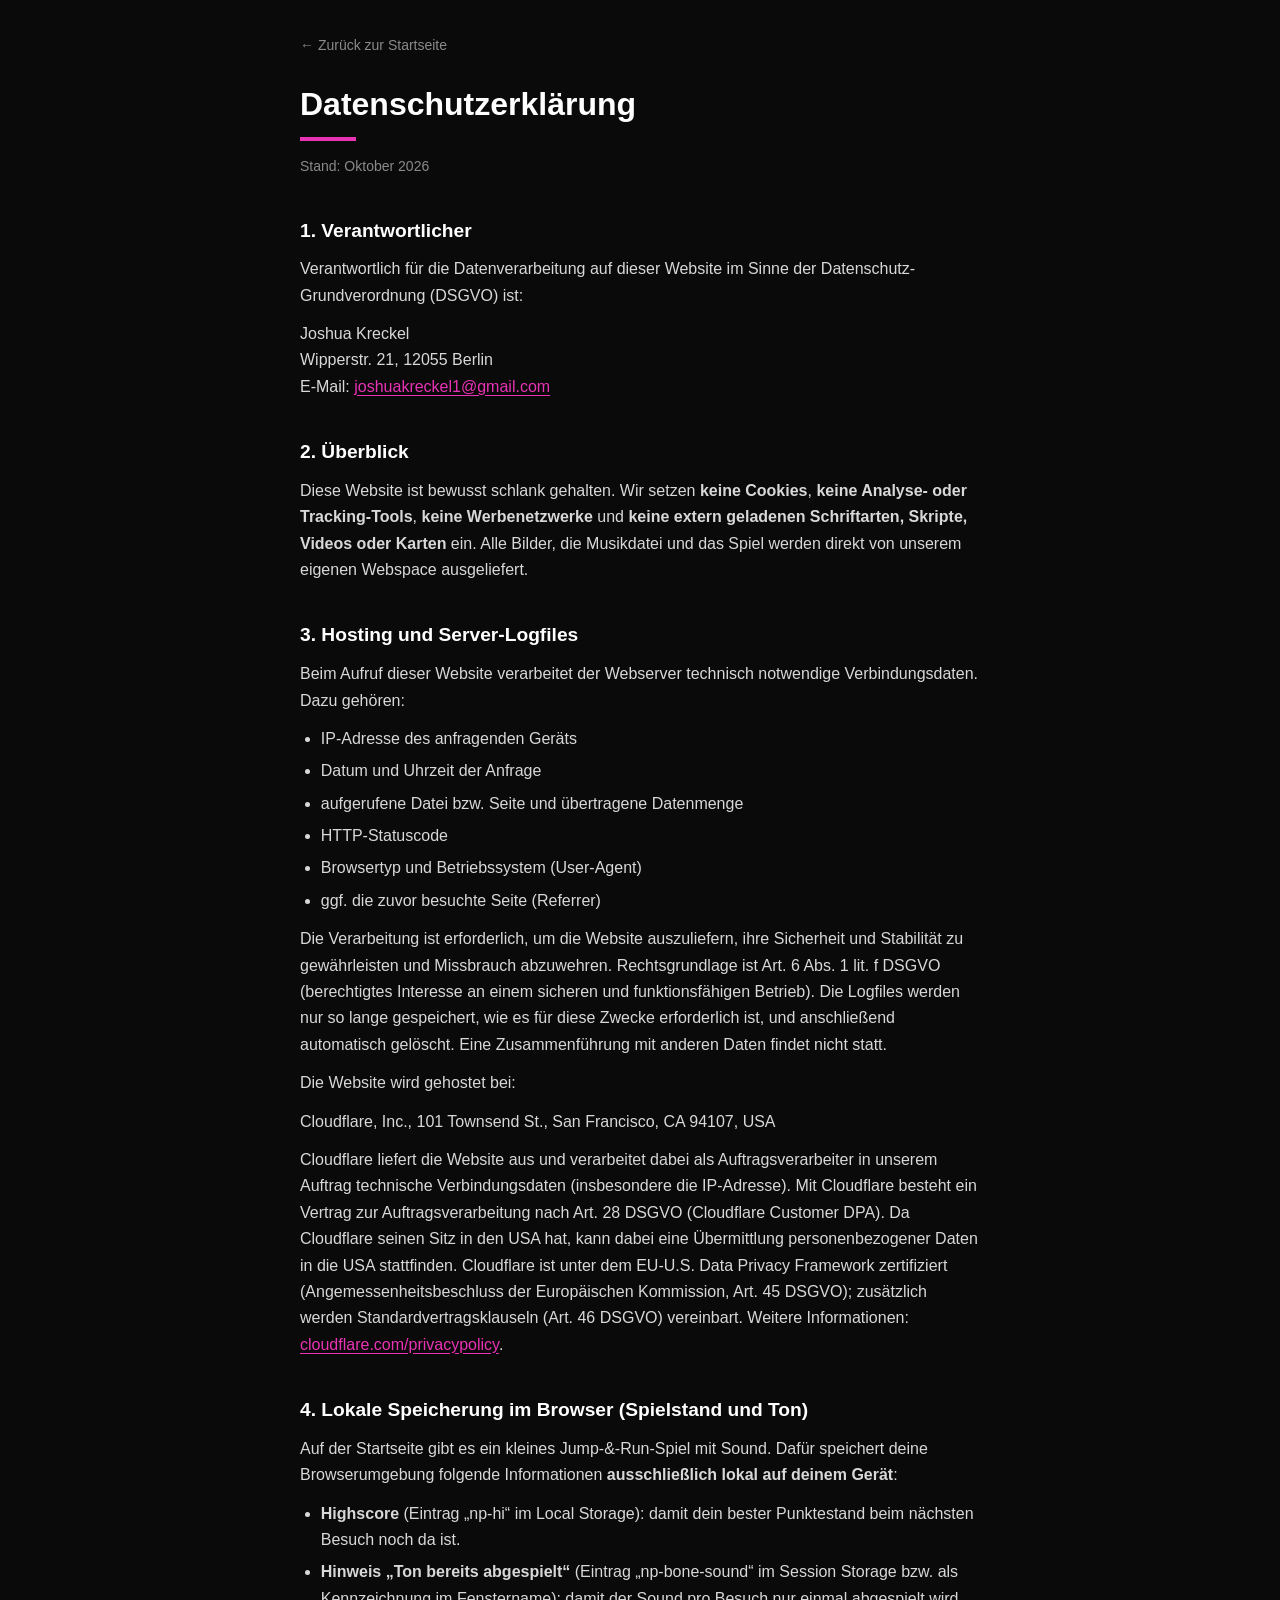
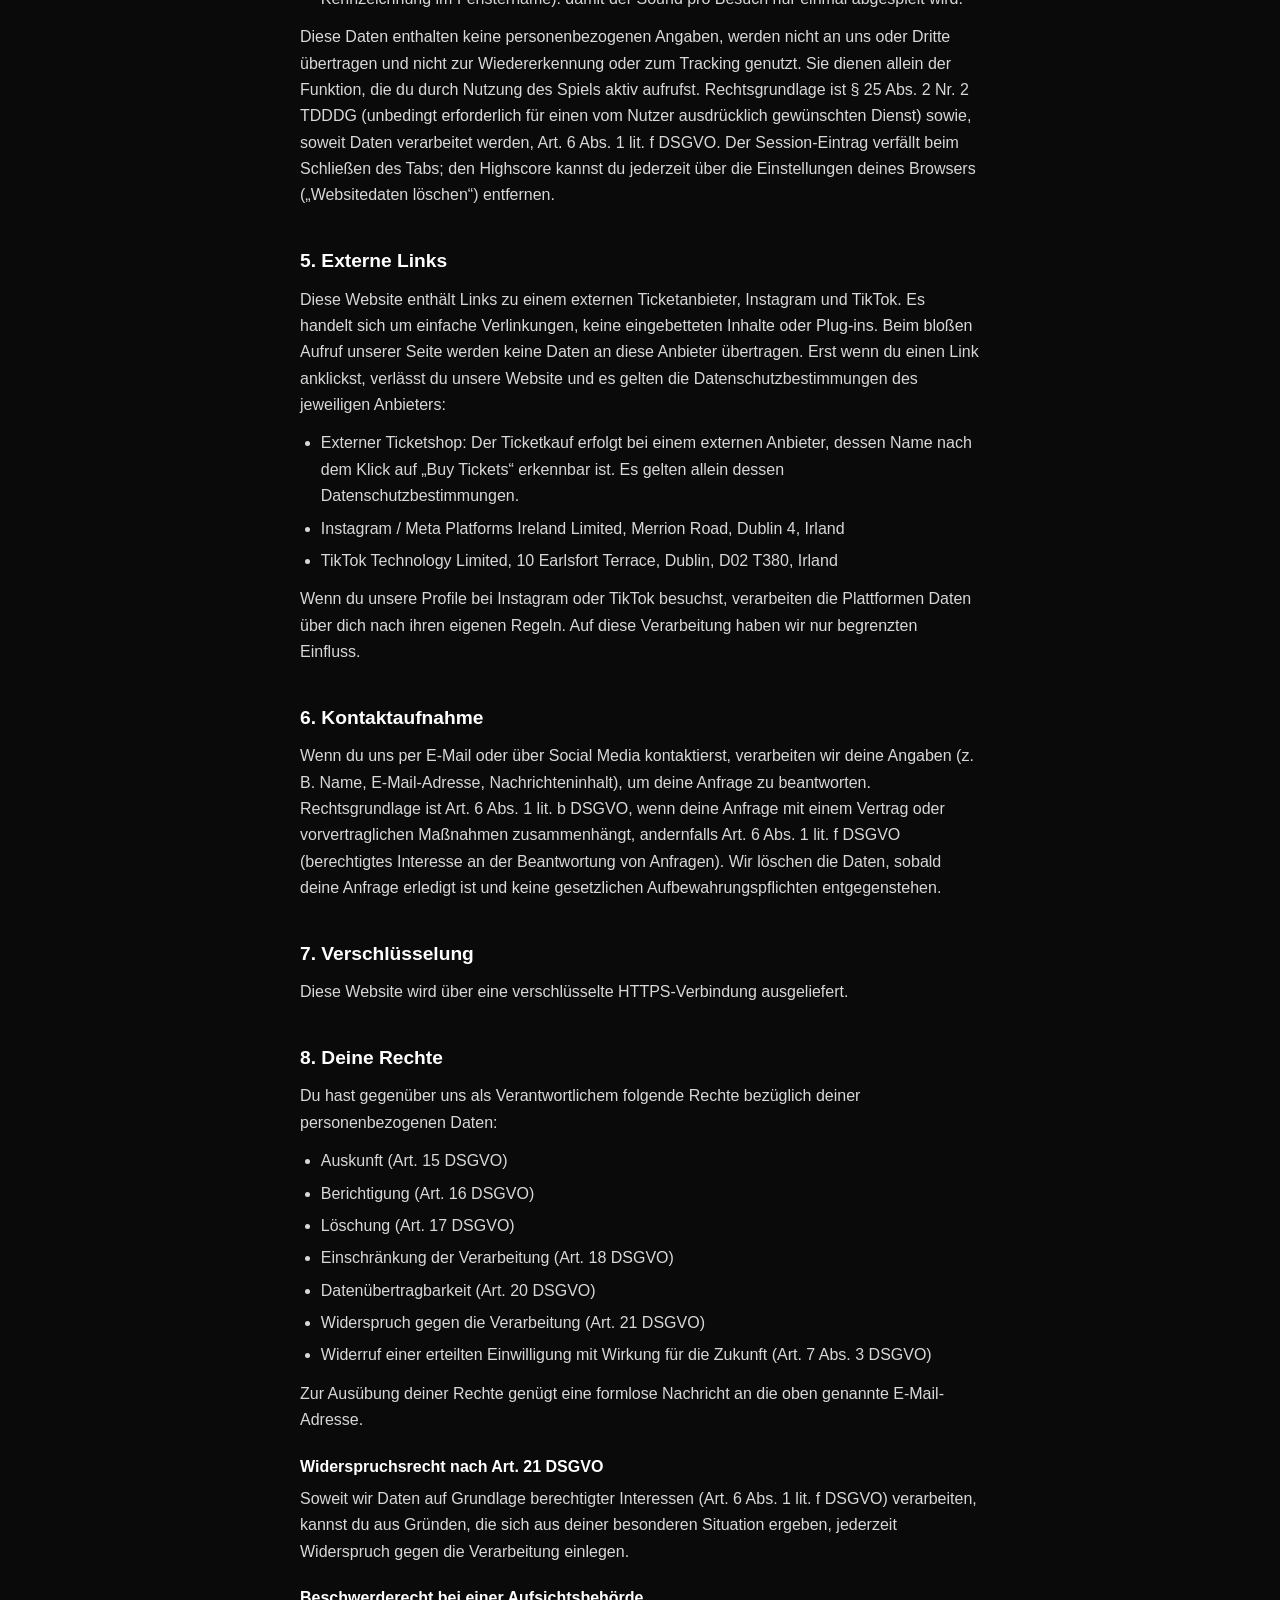
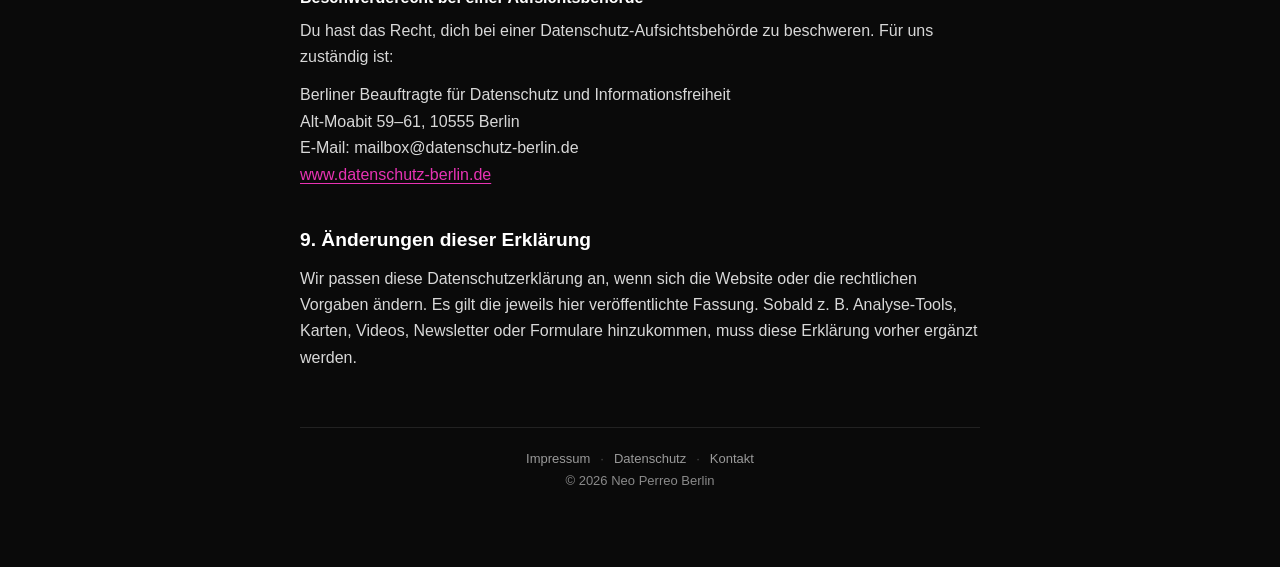
<file: Neo_Perreo_Web/datenschutz.html>
<!DOCTYPE html>
<html lang="de">
<head>
  <meta charset="UTF-8">
  <meta name="viewport" content="width=device-width, initial-scale=1">
  <title>Datenschutzerklärung – Neo Perreo Berlin</title>
  <meta name="theme-color" content="#0a0a0a">
  <link rel="icon" type="image/png" href="favicon.png">
  <link rel="icon" href="favicon.ico" sizes="any">
  <link rel="stylesheet" href="legal.css">
</head>
<body>
<div class="wrap">
  <a class="back" href="index.html">&larr; Zurück zur Startseite</a>
  <main>
  <h1>Datenschutzerklärung</h1>
  <p class="stand">Stand: Oktober 2026</p>

  <h2>1. Verantwortlicher</h2>
  <p>Verantwortlich für die Datenverarbeitung auf dieser Website im Sinne der Datenschutz-Grundverordnung (DSGVO) ist:</p>
  <address>
    Joshua Kreckel<br>
    Wipperstr. 21, 12055 Berlin<br>
    E-Mail: <a href="mailto:joshuakreckel1@gmail.com">joshuakreckel1@gmail.com</a>
  </address>

  <h2>2. Überblick</h2>
  <p>Diese Website ist bewusst schlank gehalten. Wir setzen <strong>keine Cookies</strong>, <strong>keine Analyse- oder Tracking-Tools</strong>, <strong>keine Werbenetzwerke</strong> und <strong>keine extern geladenen Schriftarten, Skripte, Videos oder Karten</strong> ein. Alle Bilder, die Musikdatei und das Spiel werden direkt von unserem eigenen Webspace ausgeliefert.</p>

  <h2>3. Hosting und Server-Logfiles</h2>
  <p>Beim Aufruf dieser Website verarbeitet der Webserver technisch notwendige Verbindungsdaten. Dazu gehören:</p>
  <ul>
    <li>IP-Adresse des anfragenden Geräts</li>
    <li>Datum und Uhrzeit der Anfrage</li>
    <li>aufgerufene Datei bzw. Seite und übertragene Datenmenge</li>
    <li>HTTP-Statuscode</li>
    <li>Browsertyp und Betriebssystem (User-Agent)</li>
    <li>ggf. die zuvor besuchte Seite (Referrer)</li>
  </ul>
  <p>Die Verarbeitung ist erforderlich, um die Website auszuliefern, ihre Sicherheit und Stabilität zu gewährleisten und Missbrauch abzuwehren. Rechtsgrundlage ist Art. 6 Abs. 1 lit. f DSGVO (berechtigtes Interesse an einem sicheren und funktionsfähigen Betrieb). Die Logfiles werden nur so lange gespeichert, wie es für diese Zwecke erforderlich ist, und anschließend automatisch gelöscht. Eine Zusammenführung mit anderen Daten findet nicht statt.</p>
  <p>Die Website wird gehostet bei:</p>
  <address>
    Cloudflare, Inc., 101 Townsend St., San Francisco, CA 94107, USA
  </address>
  <p>Cloudflare liefert die Website aus und verarbeitet dabei als Auftragsverarbeiter in unserem Auftrag technische Verbindungsdaten (insbesondere die IP-Adresse). Mit Cloudflare besteht ein Vertrag zur Auftragsverarbeitung nach Art. 28 DSGVO (Cloudflare Customer DPA). Da Cloudflare seinen Sitz in den USA hat, kann dabei eine Übermittlung personenbezogener Daten in die USA stattfinden. Cloudflare ist unter dem EU-U.S. Data Privacy Framework zertifiziert (Angemessenheitsbeschluss der Europäischen Kommission, Art. 45 DSGVO); zusätzlich werden Standardvertragsklauseln (Art. 46 DSGVO) vereinbart. Weitere Informationen: <a href="https://www.cloudflare.com/privacypolicy/" target="_blank" rel="noopener">cloudflare.com/privacypolicy</a>.</p>

  <h2>4. Lokale Speicherung im Browser (Spielstand und Ton)</h2>
  <p>Auf der Startseite gibt es ein kleines Jump-&amp;-Run-Spiel mit Sound. Dafür speichert deine Browserumgebung folgende Informationen <strong>ausschließlich lokal auf deinem Gerät</strong>:</p>
  <ul>
    <li><strong>Highscore</strong> (Eintrag „np-hi“ im Local Storage): damit dein bester Punktestand beim nächsten Besuch noch da ist.</li>
    <li><strong>Hinweis „Ton bereits abgespielt“</strong> (Eintrag „np-bone-sound“ im Session Storage bzw. als Kennzeichnung im Fenstername): damit der Sound pro Besuch nur einmal abgespielt wird.</li>
  </ul>
  <p>Diese Daten enthalten keine personenbezogenen Angaben, werden nicht an uns oder Dritte übertragen und nicht zur Wiedererkennung oder zum Tracking genutzt. Sie dienen allein der Funktion, die du durch Nutzung des Spiels aktiv aufrufst. Rechtsgrundlage ist § 25 Abs. 2 Nr. 2 TDDDG (unbedingt erforderlich für einen vom Nutzer ausdrücklich gewünschten Dienst) sowie, soweit Daten verarbeitet werden, Art. 6 Abs. 1 lit. f DSGVO. Der Session-Eintrag verfällt beim Schließen des Tabs; den Highscore kannst du jederzeit über die Einstellungen deines Browsers („Websitedaten löschen“) entfernen.</p>

  <h2>5. Externe Links</h2>
  <p>Diese Website enthält Links zu einem externen Ticketanbieter, Instagram und TikTok. Es handelt sich um einfache Verlinkungen, keine eingebetteten Inhalte oder Plug-ins. Beim bloßen Aufruf unserer Seite werden keine Daten an diese Anbieter übertragen. Erst wenn du einen Link anklickst, verlässt du unsere Website und es gelten die Datenschutzbestimmungen des jeweiligen Anbieters:</p>
  <ul>
    <li>Externer Ticketshop: Der Ticketkauf erfolgt bei einem externen Anbieter, dessen Name nach dem Klick auf „Buy Tickets“ erkennbar ist. Es gelten allein dessen Datenschutzbestimmungen.</li>
    <li>Instagram / Meta Platforms Ireland Limited, Merrion Road, Dublin 4, Irland</li>
    <li>TikTok Technology Limited, 10 Earlsfort Terrace, Dublin, D02 T380, Irland</li>
  </ul>
  <p>Wenn du unsere Profile bei Instagram oder TikTok besuchst, verarbeiten die Plattformen Daten über dich nach ihren eigenen Regeln. Auf diese Verarbeitung haben wir nur begrenzten Einfluss.</p>

  <h2>6. Kontaktaufnahme</h2>
  <p>Wenn du uns per E-Mail oder über Social Media kontaktierst, verarbeiten wir deine Angaben (z. B. Name, E-Mail-Adresse, Nachrichteninhalt), um deine Anfrage zu beantworten. Rechtsgrundlage ist Art. 6 Abs. 1 lit. b DSGVO, wenn deine Anfrage mit einem Vertrag oder vorvertraglichen Maßnahmen zusammenhängt, andernfalls Art. 6 Abs. 1 lit. f DSGVO (berechtigtes Interesse an der Beantwortung von Anfragen). Wir löschen die Daten, sobald deine Anfrage erledigt ist und keine gesetzlichen Aufbewahrungspflichten entgegenstehen.</p>

  <h2>7. Verschlüsselung</h2>
  <p>Diese Website wird über eine verschlüsselte HTTPS-Verbindung ausgeliefert.</p>

  <h2>8. Deine Rechte</h2>
  <p>Du hast gegenüber uns als Verantwortlichem folgende Rechte bezüglich deiner personenbezogenen Daten:</p>
  <ul>
    <li>Auskunft (Art. 15 DSGVO)</li>
    <li>Berichtigung (Art. 16 DSGVO)</li>
    <li>Löschung (Art. 17 DSGVO)</li>
    <li>Einschränkung der Verarbeitung (Art. 18 DSGVO)</li>
    <li>Datenübertragbarkeit (Art. 20 DSGVO)</li>
    <li>Widerspruch gegen die Verarbeitung (Art. 21 DSGVO)</li>
    <li>Widerruf einer erteilten Einwilligung mit Wirkung für die Zukunft (Art. 7 Abs. 3 DSGVO)</li>
  </ul>
  <p>Zur Ausübung deiner Rechte genügt eine formlose Nachricht an die oben genannte E-Mail-Adresse.</p>

  <h3>Widerspruchsrecht nach Art. 21 DSGVO</h3>
  <p>Soweit wir Daten auf Grundlage berechtigter Interessen (Art. 6 Abs. 1 lit. f DSGVO) verarbeiten, kannst du aus Gründen, die sich aus deiner besonderen Situation ergeben, jederzeit Widerspruch gegen die Verarbeitung einlegen.</p>

  <h3>Beschwerderecht bei einer Aufsichtsbehörde</h3>
  <p>Du hast das Recht, dich bei einer Datenschutz-Aufsichtsbehörde zu beschweren. Für uns zuständig ist:</p>
  <address>
    Berliner Beauftragte für Datenschutz und Informationsfreiheit<br>
    Alt-Moabit 59–61, 10555 Berlin<br>
    E-Mail: mailbox@datenschutz-berlin.de<br>
    <a href="https://www.datenschutz-berlin.de" target="_blank" rel="noopener">www.datenschutz-berlin.de</a>
  </address>

  <h2>9. Änderungen dieser Erklärung</h2>
  <p>Wir passen diese Datenschutzerklärung an, wenn sich die Website oder die rechtlichen Vorgaben ändern. Es gilt die jeweils hier veröffentlichte Fassung. Sobald z. B. Analyse-Tools, Karten, Videos, Newsletter oder Formulare hinzukommen, muss diese Erklärung vorher ergänzt werden.</p>
  </main>

  <footer>
    <nav aria-label="Rechtliches">
      <a href="impressum.html">Impressum</a><span class="sep">·</span><a href="datenschutz.html">Datenschutz</a><span class="sep">·</span><a href="kontakt.html">Kontakt</a>
    </nav>
    <p>&copy; 2026 Neo Perreo Berlin</p>
  </footer>
</div>
</body>
</html>
</file>
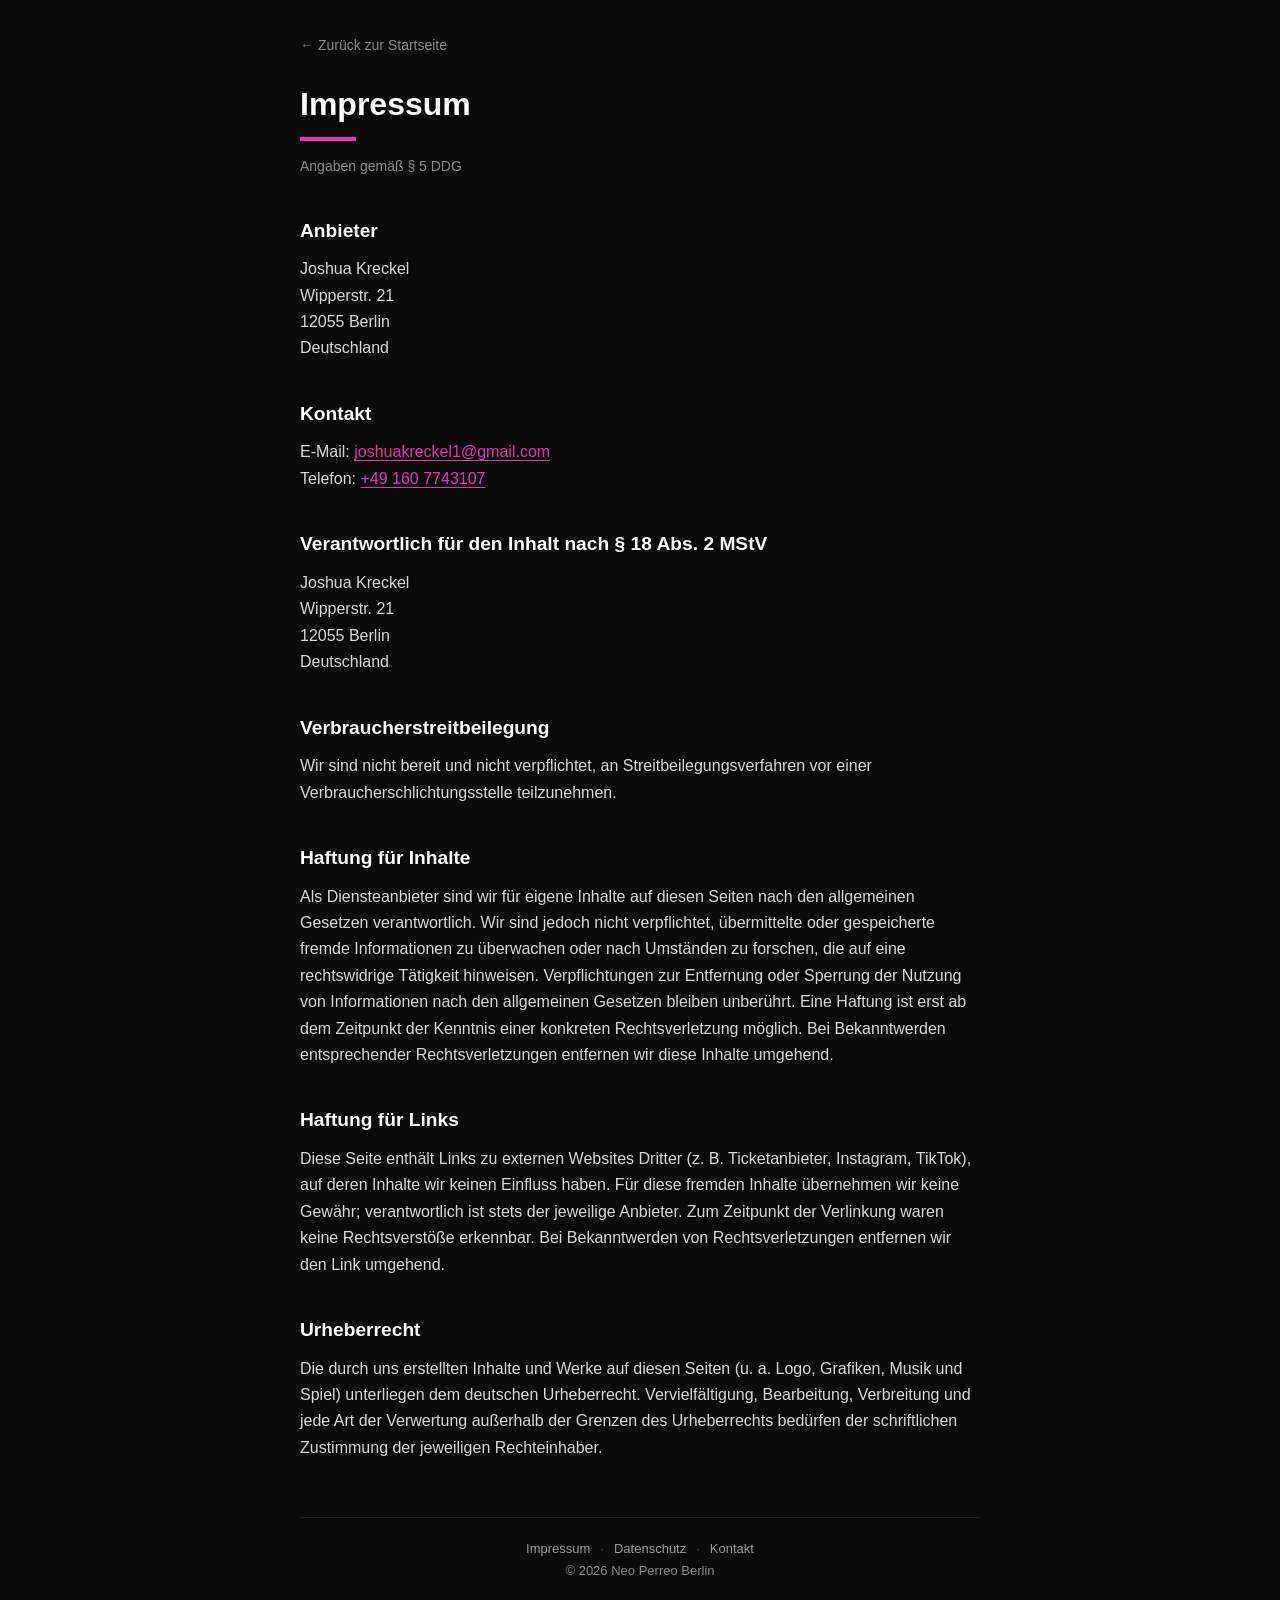
<file: Neo_Perreo_Web/impressum.html>
<!DOCTYPE html>
<html lang="de">
<head>
  <meta charset="UTF-8">
  <meta name="viewport" content="width=device-width, initial-scale=1">
  <title>Impressum – Neo Perreo Berlin</title>
  <meta name="theme-color" content="#0a0a0a">
  <link rel="icon" type="image/png" href="favicon.png">
  <link rel="icon" href="favicon.ico" sizes="any">
  <link rel="stylesheet" href="legal.css">
</head>
<body>
<div class="wrap">
  <a class="back" href="index.html">&larr; Zurück zur Startseite</a>
  <main>
  <h1>Impressum</h1>
  <p class="stand">Angaben gemäß § 5 DDG</p>

  <h2>Anbieter</h2>
  <address>
    Joshua Kreckel<br>
    Wipperstr. 21<br>
    12055 Berlin<br>
    Deutschland
  </address>

  <h2>Kontakt</h2>
  <p>
    E-Mail: <a href="mailto:joshuakreckel1@gmail.com">joshuakreckel1@gmail.com</a><br>
    Telefon: <a href="tel:+491607743107">+49 160 7743107</a>
  </p>

  <h2>Verantwortlich für den Inhalt nach § 18 Abs. 2 MStV</h2>
  <address>
    Joshua Kreckel<br>
    Wipperstr. 21<br>
    12055 Berlin<br>
    Deutschland
  </address>

  <h2>Verbraucherstreitbeilegung</h2>
  <p>Wir sind nicht bereit und nicht verpflichtet, an Streitbeilegungsverfahren vor einer Verbraucherschlichtungsstelle teilzunehmen.</p>

  <h2>Haftung für Inhalte</h2>
  <p>Als Diensteanbieter sind wir für eigene Inhalte auf diesen Seiten nach den allgemeinen Gesetzen verantwortlich. Wir sind jedoch nicht verpflichtet, übermittelte oder gespeicherte fremde Informationen zu überwachen oder nach Umständen zu forschen, die auf eine rechtswidrige Tätigkeit hinweisen. Verpflichtungen zur Entfernung oder Sperrung der Nutzung von Informationen nach den allgemeinen Gesetzen bleiben unberührt. Eine Haftung ist erst ab dem Zeitpunkt der Kenntnis einer konkreten Rechtsverletzung möglich. Bei Bekanntwerden entsprechender Rechtsverletzungen entfernen wir diese Inhalte umgehend.</p>

  <h2>Haftung für Links</h2>
  <p>Diese Seite enthält Links zu externen Websites Dritter (z. B. Ticketanbieter, Instagram, TikTok), auf deren Inhalte wir keinen Einfluss haben. Für diese fremden Inhalte übernehmen wir keine Gewähr; verantwortlich ist stets der jeweilige Anbieter. Zum Zeitpunkt der Verlinkung waren keine Rechtsverstöße erkennbar. Bei Bekanntwerden von Rechtsverletzungen entfernen wir den Link umgehend.</p>

  <h2>Urheberrecht</h2>
  <p>Die durch uns erstellten Inhalte und Werke auf diesen Seiten (u. a. Logo, Grafiken, Musik und Spiel) unterliegen dem deutschen Urheberrecht. Vervielfältigung, Bearbeitung, Verbreitung und jede Art der Verwertung außerhalb der Grenzen des Urheberrechts bedürfen der schriftlichen Zustimmung der jeweiligen Rechteinhaber.</p>
  </main>

  <footer>
    <nav aria-label="Rechtliches">
      <a href="impressum.html">Impressum</a><span class="sep">·</span><a href="datenschutz.html">Datenschutz</a><span class="sep">·</span><a href="kontakt.html">Kontakt</a>
    </nav>
    <p>&copy; 2026 Neo Perreo Berlin</p>
  </footer>
</div>
</body>
</html>
</file>
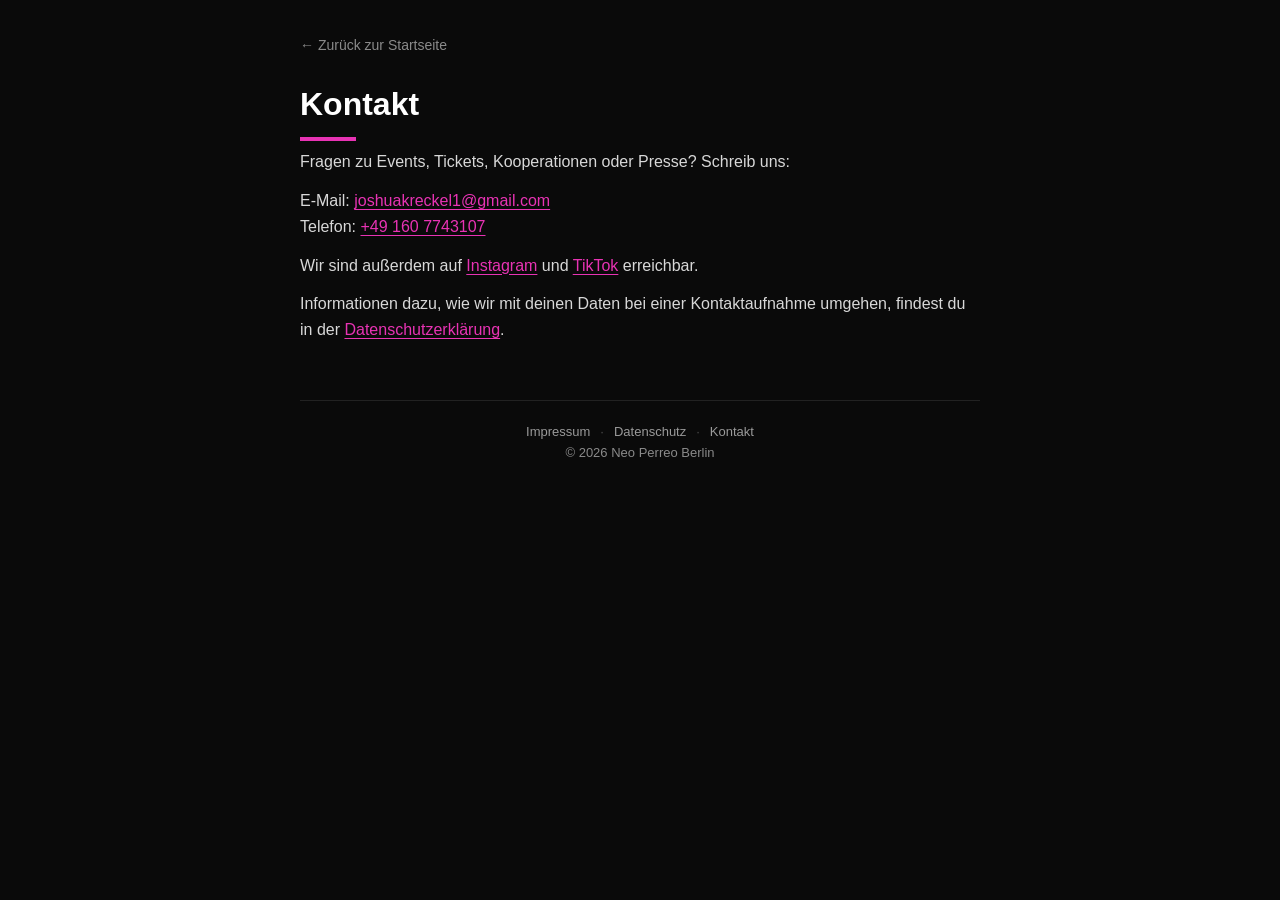
<file: Neo_Perreo_Web/kontakt.html>
<!DOCTYPE html>
<html lang="de">
<head>
  <meta charset="UTF-8">
  <meta name="viewport" content="width=device-width, initial-scale=1">
  <title>Kontakt – Neo Perreo Berlin</title>
  <meta name="theme-color" content="#0a0a0a">
  <link rel="icon" type="image/png" href="favicon.png">
  <link rel="icon" href="favicon.ico" sizes="any">
  <link rel="stylesheet" href="legal.css">
</head>
<body>
<div class="wrap">
  <a class="back" href="index.html">&larr; Zurück zur Startseite</a>
  <main>
  <h1>Kontakt</h1>

  <p>Fragen zu Events, Tickets, Kooperationen oder Presse? Schreib uns:</p>
  <p>
    E-Mail: <a href="mailto:joshuakreckel1@gmail.com">joshuakreckel1@gmail.com</a><br>
    Telefon: <a href="tel:+491607743107">+49 160 7743107</a>
  </p>
  <p>Wir sind außerdem auf <a href="https://www.instagram.com/neoperreo.berlin/" target="_blank" rel="noopener">Instagram</a> und <a href="https://www.tiktok.com/@neoperreo.berlin" target="_blank" rel="noopener">TikTok</a> erreichbar.</p>
  <p>Informationen dazu, wie wir mit deinen Daten bei einer Kontaktaufnahme umgehen, findest du in der <a href="datenschutz.html">Datenschutzerklärung</a>.</p>
  </main>

  <footer>
    <nav aria-label="Rechtliches">
      <a href="impressum.html">Impressum</a><span class="sep">·</span><a href="datenschutz.html">Datenschutz</a><span class="sep">·</span><a href="kontakt.html">Kontakt</a>
    </nav>
    <p>&copy; 2026 Neo Perreo Berlin</p>
  </footer>
</div>
</body>
</html>
</file>
<file: Neo_Perreo_Web/legal.css>
:root { --bg:#0a0a0a; --pink:#e833b4; --green:#6cf24a; --text:#d8d8d8; --muted:#8a8a8a; }
* { box-sizing:border-box; margin:0; padding:0; }
html { background:var(--bg); }
body {
  min-height:100vh; background:var(--bg); color:var(--text);
  font-family:-apple-system,BlinkMacSystemFont,"Segoe UI",Helvetica,Arial,sans-serif;
  font-size:16px; line-height:1.65;
}
.wrap { max-width:720px; margin:0 auto; padding:32px 20px 64px; }
.back { display:inline-block; margin-bottom:28px; font-size:14px; color:var(--muted); text-decoration:none; }
.back:hover { color:var(--pink); }
h1 { font-size:2rem; line-height:1.2; color:#fff; margin-bottom:8px; }
h1::after { content:""; display:block; width:56px; height:4px; background:var(--pink); margin-top:14px; }
.stand { color:var(--muted); font-size:14px; margin:14px 0 8px; }
h2 { font-size:1.2rem; color:#fff; margin:36px 0 10px; }
h3 { font-size:1rem; color:#fff; margin:20px 0 6px; }
p, ul { margin-bottom:12px; }
ul { padding-left:1.3em; }
li { margin-bottom:6px; }
a { color:var(--pink); text-underline-offset:3px; }
a:hover { color:#ff6ad0; }
a:focus-visible, .back:focus-visible { outline:2px solid var(--green); outline-offset:2px; }
address { font-style:normal; margin-bottom:12px; }
mark.todo { background:#ffe14d; color:#000; padding:0 4px; border-radius:3px; font-weight:600; }
.note { border-left:3px solid var(--pink); padding:2px 0 2px 14px; color:var(--muted); font-size:14px; }
footer { margin-top:56px; padding-top:20px; border-top:1px solid #222; font-size:13px; color:var(--muted); text-align:center; }
footer a { color:#9a9a9a; text-decoration:none; padding:4px 2px; }
footer a:hover { color:var(--pink); }
footer .sep { margin:0 8px; color:#4a4a4a; }
</file>
